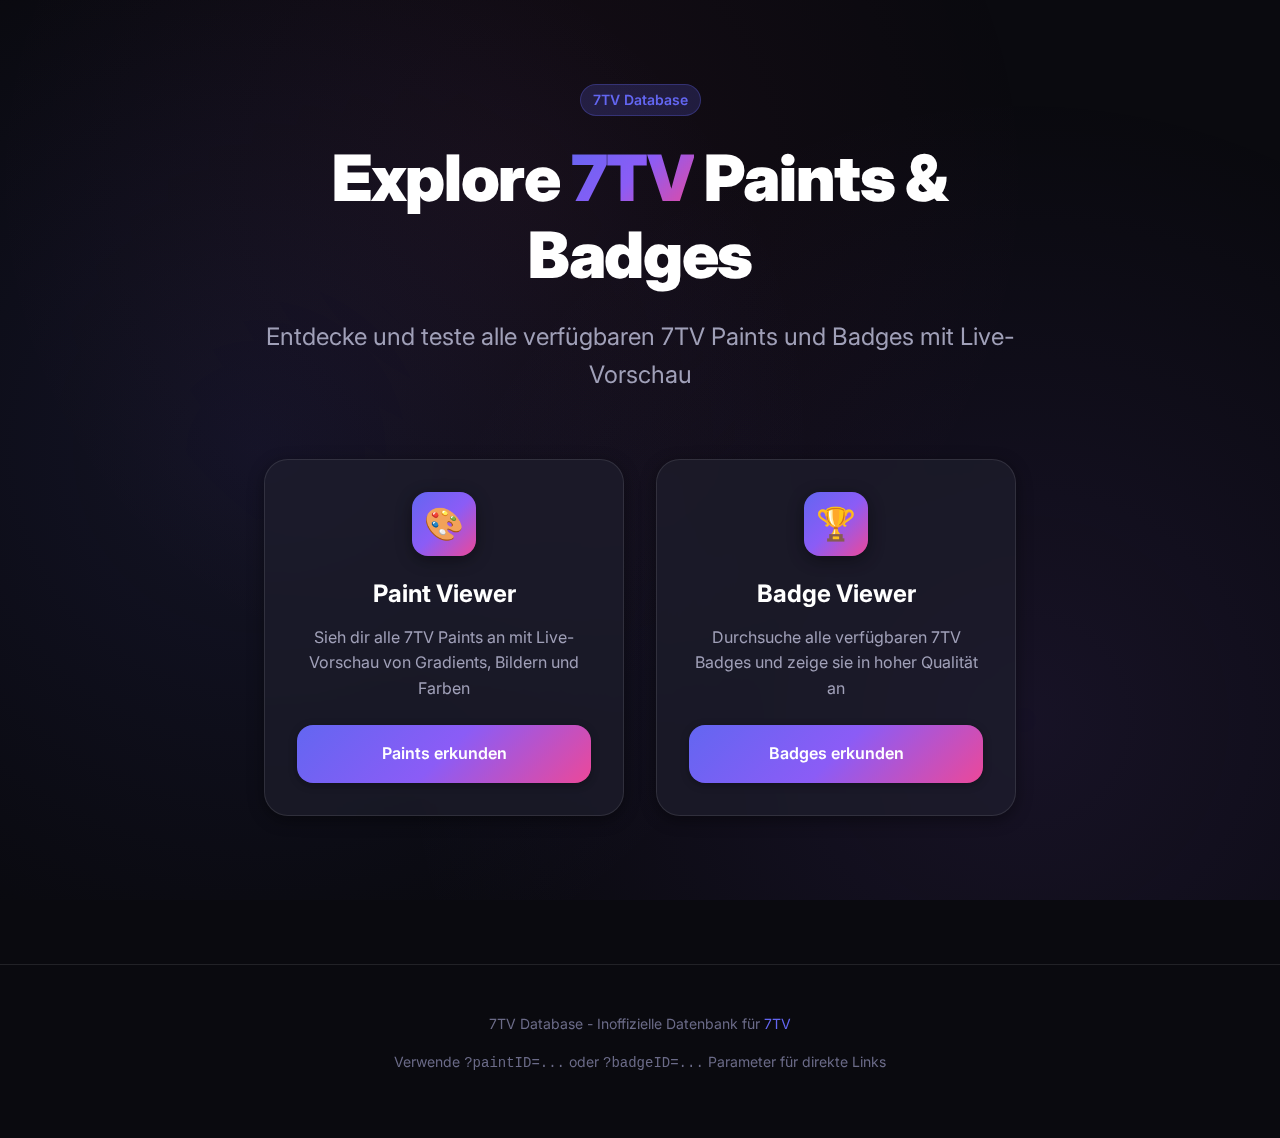
<file: index.html>
<!DOCTYPE html>
<html lang="de">
<head>
    <meta charset="UTF-8">
    <meta name="viewport" content="width=device-width, initial-scale=1.0">
    <meta name="description" content="7TV Database - Explore and preview 7TV paints and badges">
    <title>7TV Database - Explore Paints & Badges</title>
    <link rel="stylesheet" href="styles.css">
    <style>
        /* Landing Page Specific Styles */
        .hero {
            min-height: 100vh;
            display: flex;
            flex-direction: column;
            align-items: center;
            justify-content: center;
            padding: var(--spacing-2xl) var(--spacing-md);
            text-align: center;
            position: relative;
        }

        .hero-content {
            max-width: 800px;
            margin: 0 auto;
        }

        .hero-title {
            margin-bottom: var(--spacing-md);
            animation: fadeIn 0.8s ease-out;
        }

        .hero-subtitle {
            font-size: clamp(1.125rem, 2vw, 1.5rem);
            color: var(--color-text-secondary);
            margin-bottom: var(--spacing-xl);
            animation: fadeIn 0.8s ease-out 0.2s backwards;
        }

        .hero-badge {
            animation: fadeIn 0.8s ease-out 0.1s backwards;
            margin-bottom: var(--spacing-md);
        }

        .cards-grid {
            display: grid;
            grid-template-columns: repeat(auto-fit, minmax(300px, 1fr));
            gap: var(--spacing-lg);
            margin-top: var(--spacing-2xl);
            animation: fadeIn 0.8s ease-out 0.4s backwards;
        }

        .feature-card {
            position: relative;
            overflow: hidden;
        }

        .feature-card::after {
            content: '';
            position: absolute;
            top: 0;
            left: 0;
            width: 100%;
            height: 4px;
            background: var(--gradient-7tv);
            transform: scaleX(0);
            transition: transform var(--transition-base);
        }

        .feature-card:hover::after {
            transform: scaleX(1);
        }

        .feature-icon {
            width: 64px;
            height: 64px;
            margin: 0 auto var(--spacing-md);
            background: var(--gradient-7tv);
            border-radius: var(--radius-md);
            display: flex;
            align-items: center;
            justify-content: center;
            font-size: 2rem;
            box-shadow: var(--shadow-md);
        }

        .feature-title {
            font-size: 1.5rem;
            margin-bottom: var(--spacing-sm);
        }

        .feature-description {
            color: var(--color-text-secondary);
            margin-bottom: var(--spacing-md);
        }

        .footer {
            text-align: center;
            padding: var(--spacing-xl) var(--spacing-md);
            margin-top: var(--spacing-2xl);
            border-top: 1px solid rgba(255, 255, 255, 0.1);
        }

        .footer-text {
            color: var(--color-text-muted);
            font-size: 0.875rem;
        }

        .footer-link {
            color: var(--color-accent-primary);
            text-decoration: none;
            transition: color var(--transition-fast);
        }

        .footer-link:hover {
            color: var(--color-accent-secondary);
        }

        /* Floating Animation */
        @keyframes float {
            0%, 100% { transform: translateY(0px); }
            50% { transform: translateY(-10px); }
        }

        .feature-icon {
            animation: float 3s ease-in-out infinite;
        }

        .feature-card:nth-child(1) .feature-icon {
            animation-delay: 0s;
        }

        .feature-card:nth-child(2) .feature-icon {
            animation-delay: 0.5s;
        }
    </style>
</head>
<body>
    <main class="hero">
        <div class="hero-content">
            <div class="hero-badge">
                <span class="badge">7TV Database</span>
            </div>
            
            <h1 class="hero-title">
                Explore <span class="gradient-text">7TV</span> Paints & Badges
            </h1>
            
            <p class="hero-subtitle">
                Entdecke und teste alle verfügbaren 7TV Paints und Badges mit Live-Vorschau
            </p>

            <div class="container">
                <div class="cards-grid">
                    <!-- Paint Card -->
                    <div class="glass-card feature-card">
                        <div class="feature-icon">🎨</div>
                        <h3 class="feature-title">Paint Viewer</h3>
                        <p class="feature-description">
                            Sieh dir alle 7TV Paints an mit Live-Vorschau von Gradients, Bildern und Farben
                        </p>
                        <a href="paint.html" class="btn btn-primary" style="width: 100%;">
                            Paints erkunden
                        </a>
                    </div>

                    <!-- Badge Card -->
                    <div class="glass-card feature-card">
                        <div class="feature-icon">🏆</div>
                        <h3 class="feature-title">Badge Viewer</h3>
                        <p class="feature-description">
                            Durchsuche alle verfügbaren 7TV Badges und zeige sie in hoher Qualität an
                        </p>
                        <a href="badge.html" class="btn btn-primary" style="width: 100%;">
                            Badges erkunden
                        </a>
                    </div>
                </div>
            </div>
        </div>
    </main>

    <footer class="footer">
        <p class="footer-text">
            7TV Database - Inoffizielle Datenbank für 
            <a href="https://7tv.app" target="_blank" rel="noopener noreferrer" class="footer-link">7TV</a>
        </p>
        <p class="footer-text" style="margin-top: var(--spacing-xs);">
            Verwende <code>?paintID=...</code> oder <code>?badgeID=...</code> Parameter für direkte Links
        </p>
    </footer>
</body>
</html>
</file>
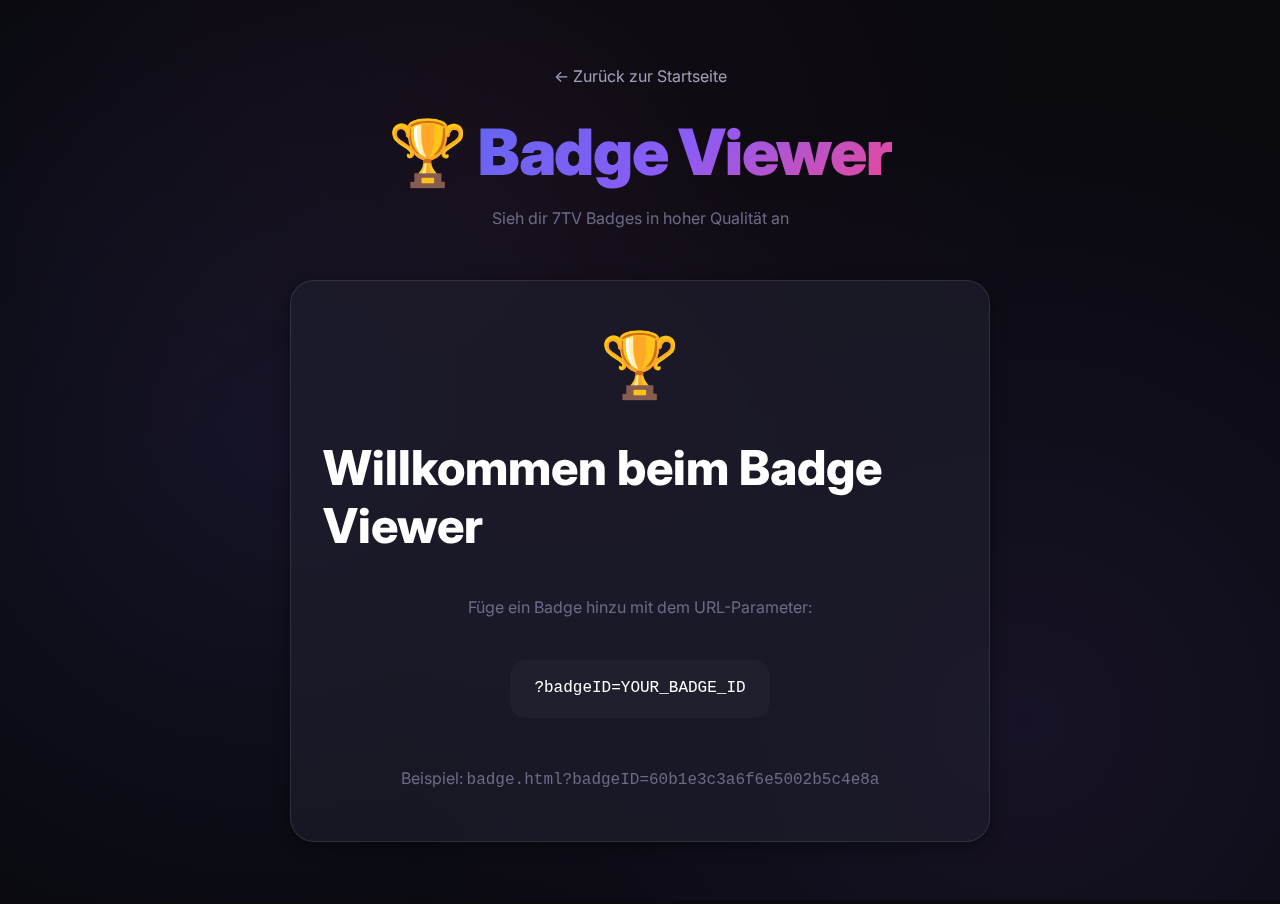
<file: badge.html>
<!DOCTYPE html>
<html lang="de">

<head>
    <meta charset="UTF-8">
    <meta name="viewport" content="width=device-width, initial-scale=1.0">
    <meta name="description" content="7TV Badge Viewer - Preview 7TV badges in high quality">
    <title>7TV Database │ Badge Viewer</title>
    <link rel="stylesheet" href="styles.css">
    <style>
        /* Badge Viewer Specific Styles */
        .viewer-container {
            min-height: 100vh;
            padding: var(--spacing-2xl) var(--spacing-md);
        }

        .header {
            text-align: center;
            margin-bottom: var(--spacing-xl);
        }

        .back-link {
            display: inline-flex;
            align-items: center;
            gap: var(--spacing-xs);
            color: var(--color-text-secondary);
            text-decoration: none;
            margin-bottom: var(--spacing-md);
            transition: color var(--transition-fast);
        }

        .back-link:hover {
            color: var(--color-accent-primary);
        }

        .preview-section {
            max-width: 700px;
            margin: 0 auto;
        }

        .badge-display {
            background: var(--color-surface);
            border-radius: var(--radius-lg);
            padding: var(--spacing-xl);
            margin-bottom: var(--spacing-lg);
            border: 1px solid rgba(255, 255, 255, 0.1);
            text-align: center;
        }

        .badge-name {
            font-size: 2rem;
            font-weight: 800;
            margin-bottom: var(--spacing-lg);
            min-height: 2.5rem;
        }

        .badge-image-container {
            background: var(--color-bg-secondary);
            border-radius: var(--radius-md);
            padding: var(--spacing-2xl);
            display: flex;
            align-items: center;
            justify-content: center;
            min-height: 250px;
            border: 2px solid rgba(255, 255, 255, 0.1);
            position: relative;
            overflow: hidden;
        }

        .badge-image-container::before {
            content: '';
            position: absolute;
            top: 0;
            left: 0;
            right: 0;
            bottom: 0;
            background:
                radial-gradient(circle at 30% 30%, rgba(99, 102, 241, 0.1) 0%, transparent 50%),
                radial-gradient(circle at 70% 70%, rgba(139, 92, 246, 0.1) 0%, transparent 50%);
            pointer-events: none;
        }

        #badge-image {
            max-width: 100%;
            max-height: 200px;
            height: auto;
            display: none;
            position: relative;
            z-index: 1;
            filter: drop-shadow(0 4px 16px rgba(0, 0, 0, 0.3));
            animation: badgeFadeIn 0.6s ease-out;
        }

        @keyframes badgeFadeIn {
            from {
                opacity: 0;
                transform: scale(0.9);
            }

            to {
                opacity: 1;
                transform: scale(1);
            }
        }

        .info-box {
            background: rgba(59, 130, 246, 0.1);
            border: 1px solid rgba(59, 130, 246, 0.3);
            border-radius: var(--radius-md);
            padding: var(--spacing-md);
            margin-top: var(--spacing-lg);
        }

        .info-title {
            color: var(--color-info);
            font-weight: 600;
            margin-bottom: var(--spacing-xs);
        }

        .info-text {
            color: var(--color-text-secondary);
            font-size: 0.875rem;
        }

        .centered-message {
            display: flex;
            flex-direction: column;
            align-items: center;
            justify-content: center;
            gap: var(--spacing-md);
            min-height: 400px;
        }
    </style>
</head>

<body>
    <div class="viewer-container">
        <div class="container">
            <div class="header fade-in">
                <a href="index.html" class="back-link">
                    ← Zurück zur Startseite
                </a>
                <h1>🏆 <span class="gradient-text">Badge Viewer</span></h1>
                <p class="text-muted">Sieh dir 7TV Badges in hoher Qualität an</p>
            </div>

            <div class="preview-section">
                <!-- Help Message -->
                <div id="help" class="glass-card centered-message" style="display: none;">
                    <div style="font-size: 4rem;">🏆</div>
                    <h2>Willkommen beim Badge Viewer</h2>
                    <p class="text-muted">Füge ein Badge hinzu mit dem URL-Parameter:</p>
                    <code
                        style="background: var(--color-surface); padding: var(--spacing-sm) var(--spacing-md); border-radius: var(--spacing-sm);">
                        ?badgeID=YOUR_BADGE_ID
                    </code>
                    <p class="text-muted mt-2">Beispiel: <code>badge.html?badgeID=60b1e3c3a6f6e5002b5c4e8a</code></p>
                </div>

                <!-- Loading State -->
                <div id="loading" class="glass-card centered-message" style="display: none;">
                    <div class="spinner"></div>
                    <p class="text-muted">Badge wird geladen...</p>
                </div>

                <!-- Error State -->
                <div id="error" class="glass-card centered-message" style="display: none;">
                    <div style="font-size: 4rem;">⚠️</div>
                    <h2>Badge nicht gefunden</h2>
                    <p class="text-muted">Das angegebene Badge konnte nicht geladen werden.</p>
                    <a href="badge.html" class="btn btn-secondary mt-2">Zurück</a>
                </div>

                <!-- Badge Display -->
                <div id="badge-display" class="badge-display fade-in" style="display: none;">
                    <div id="badge-name" class="badge-name"></div>

                    <div class="badge-image-container">
                        <img id="badge-image" alt="7TV Badge" />
                    </div>

                    <div class="info-box">
                        <div class="info-title">ℹ️ Info</div>
                        <p class="info-text">
                            Badges werden in 4x Auflösung (AVIF Format) angezeigt für beste Qualität.
                            Die tatsächliche Darstellung kann je nach Plattform variieren.
                        </p>
                    </div>
                </div>
            </div>
        </div>
    </div>

    <script src="badge.js"></script>
</body>

</html>
</file>
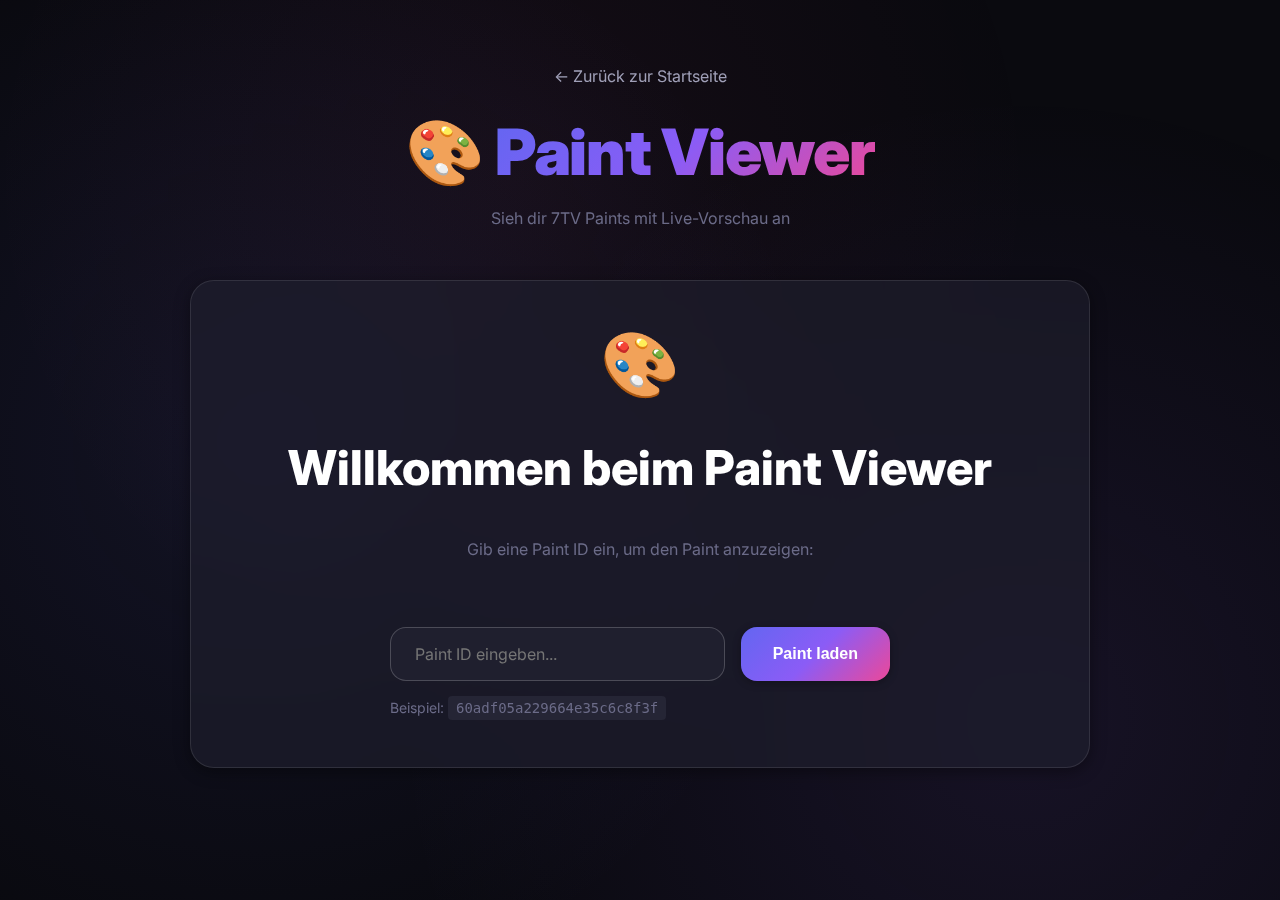
<file: paint.html>
<!DOCTYPE html>
<html lang="de">

<head>
    <meta charset="UTF-8">
    <meta name="viewport" content="width=device-width, initial-scale=1.0">
    <meta name="description" content="7TV Paint Viewer - Preview 7TV paints with live rendering">
    <title>7TV Database │ Paint Viewer</title>
    <link rel="stylesheet" href="styles.css">
    <style>
        /* Paint Viewer Specific Styles */
        .viewer-container {
            min-height: 100vh;
            padding: var(--spacing-2xl) var(--spacing-md);
        }

        .header {
            text-align: center;
            margin-bottom: var(--spacing-xl);
        }

        .back-link {
            display: inline-flex;
            align-items: center;
            gap: var(--spacing-xs);
            color: var(--color-text-secondary);
            text-decoration: none;
            margin-bottom: var(--spacing-md);
            transition: color var(--transition-fast);
        }

        .back-link:hover {
            color: var(--color-accent-primary);
        }

        .preview-section {
            max-width: 900px;
            margin: 0 auto;
        }

        .paint-display {
            background: var(--color-surface);
            border-radius: var(--radius-lg);
            padding: var(--spacing-xl);
            margin-bottom: var(--spacing-lg);
            border: 1px solid rgba(255, 255, 255, 0.1);
        }

        .paint-name {
            font-size: 2rem;
            font-weight: 800;
            text-align: center;
            margin-bottom: var(--spacing-lg);
            min-height: 2.5rem;
        }

        .samples-grid {
            display: grid;
            grid-template-columns: repeat(auto-fit, minmax(250px, 1fr));
            gap: var(--spacing-lg);
            margin-top: var(--spacing-lg);
        }

        .sample-box {
            background: var(--color-bg-secondary);
            border-radius: var(--radius-md);
            padding: var(--spacing-xl);
            min-height: 200px;
            display: flex;
            align-items: center;
            justify-content: center;
            text-align: center;
            font-size: 3rem;
            font-weight: 900;
            border: 2px solid rgba(255, 255, 255, 0.1);
            transition: transform var(--transition-base);
        }

        .sample-box:hover {
            transform: scale(1.02);
        }

        .sample-label {
            display: block;
            text-align: center;
            margin-top: var(--spacing-sm);
            color: var(--color-text-muted);
            font-size: 0.875rem;
            font-weight: 600;
        }

        .info-box {
            background: rgba(59, 130, 246, 0.1);
            border: 1px solid rgba(59, 130, 246, 0.3);
            border-radius: var(--radius-md);
            padding: var(--spacing-md);
            margin-top: var(--spacing-lg);
        }

        .info-title {
            color: var(--color-info);
            font-weight: 600;
            margin-bottom: var(--spacing-xs);
        }

        .info-text {
            color: var(--color-text-secondary);
            font-size: 0.875rem;
        }

        .centered-message {
            display: flex;
            flex-direction: column;
            align-items: center;
            justify-content: center;
            gap: var(--spacing-md);
            min-height: 400px;
        }
    </style>
</head>

<body>
    <div class="viewer-container">
        <div class="container">
            <div class="header fade-in">
                <a href="index.html" class="back-link">
                    ← Zurück zur Startseite
                </a>
                <h1>🎨 <span class="gradient-text">Paint Viewer</span></h1>
                <p class="text-muted">Sieh dir 7TV Paints mit Live-Vorschau an</p>
            </div>

            <div class="preview-section">
                <!-- Help Message -->
                <div id="help" class="glass-card centered-message" style="display: none;">
                    <div style="font-size: 4rem;">🎨</div>
                    <h2>Willkommen beim Paint Viewer</h2>
                    <p class="text-muted">Gib eine Paint ID ein, um den Paint anzuzeigen:</p>

                    <div style="width: 100%; max-width: 500px; margin-top: var(--spacing-md);">
                        <div style="display: flex; gap: var(--spacing-sm);">
                            <input type="text" id="paint-id-input" placeholder="Paint ID eingeben..."
                                style="flex: 1; padding: var(--spacing-sm) var(--spacing-md); border-radius: var(--radius-md); border: 1px solid rgba(255, 255, 255, 0.2); background: var(--color-surface); color: var(--color-text-primary); font-size: 1rem; font-family: 'Inter', sans-serif;" />
                            <button id="load-paint-btn" class="btn btn-primary" style="white-space: nowrap;">
                                Paint laden
                            </button>
                        </div>
                        <p class="text-muted" style="font-size: 0.875rem; margin-top: var(--spacing-sm);">
                            Beispiel: <code
                                style="background: var(--color-surface-elevated); padding: 0.25rem 0.5rem; border-radius: 0.25rem;">60adf05a229664e35c6c8f3f</code>
                        </p>
                    </div>
                </div>

                <!-- Loading State -->
                <div id="loading" class="glass-card centered-message" style="display: none;">
                    <div class="spinner"></div>
                    <p class="text-muted">Paint wird geladen...</p>
                </div>

                <!-- Error State -->
                <div id="error" class="glass-card centered-message" style="display: none;">
                    <div style="font-size: 4rem;">⚠️</div>
                    <h2>Paint nicht gefunden</h2>
                    <p class="text-muted">Das angegebene Paint konnte nicht geladen werden.</p>
                    <a href="paint.html" class="btn btn-secondary mt-2">Zurück</a>
                </div>

                <!-- Paint Display -->
                <div id="paint-display" class="paint-display fade-in" style="display: none;">
                    <div id="paint-name" class="paint-name"></div>

                    <div class="samples-grid">
                        <div>
                            <div id="sample1" class="sample-box">7TV</div>
                            <span class="sample-label">Sample 1</span>
                        </div>
                        <div>
                            <div id="sample2" class="sample-box">Paint</div>
                            <span class="sample-label">Sample 2</span>
                        </div>
                    </div>

                    <div class="info-box">
                        <div class="info-title">ℹ️ Info</div>
                        <p class="info-text">
                            Diese Vorschau zeigt, wie der Paint auf Text angewendet wird.
                            Die tatsächliche Darstellung kann je nach Browser leicht variieren.
                        </p>
                    </div>
                </div>
            </div>
        </div>
    </div>

    <script src="paint.js"></script>
</body>

</html>
</file>
<file: styles.css>
/* 7TV Database - Design System */

/* Import Google Fonts */
@import url('https://fonts.googleapis.com/css2?family=Inter:wght@300;400;500;600;700;800;900&display=swap');

/* CSS Variables - Design Tokens */
:root {
    /* Colors */
    --color-bg-primary: #0a0a0f;
    --color-bg-secondary: #13131a;
    --color-bg-tertiary: #1a1a24;
    --color-surface: #1f1f2e;
    --color-surface-elevated: #252535;
    
    /* Accent Colors */
    --color-accent-primary: #6366f1;
    --color-accent-secondary: #8b5cf6;
    --color-accent-tertiary: #ec4899;
    
    /* Gradients */
    --gradient-primary: linear-gradient(135deg, #667eea 0%, #764ba2 100%);
    --gradient-secondary: linear-gradient(135deg, #f093fb 0%, #f5576c 100%);
    --gradient-accent: linear-gradient(135deg, #4facfe 0%, #00f2fe 100%);
    --gradient-7tv: linear-gradient(135deg, #6366f1 0%, #8b5cf6 50%, #ec4899 100%);
    
    /* Text Colors */
    --color-text-primary: #ffffff;
    --color-text-secondary: #a0a0b8;
    --color-text-muted: #6b6b88;
    
    /* Status Colors */
    --color-success: #10b981;
    --color-error: #ef4444;
    --color-warning: #f59e0b;
    --color-info: #3b82f6;
    
    /* Spacing */
    --spacing-xs: 0.5rem;
    --spacing-sm: 1rem;
    --spacing-md: 1.5rem;
    --spacing-lg: 2rem;
    --spacing-xl: 3rem;
    --spacing-2xl: 4rem;
    
    /* Border Radius */
    --radius-sm: 0.5rem;
    --radius-md: 1rem;
    --radius-lg: 1.5rem;
    --radius-xl: 2rem;
    
    /* Shadows */
    --shadow-sm: 0 2px 8px rgba(0, 0, 0, 0.3);
    --shadow-md: 0 4px 16px rgba(0, 0, 0, 0.4);
    --shadow-lg: 0 8px 32px rgba(0, 0, 0, 0.5);
    --shadow-glow: 0 0 32px rgba(99, 102, 241, 0.3);
    
    /* Transitions */
    --transition-fast: 150ms ease;
    --transition-base: 250ms ease;
    --transition-slow: 350ms ease;
}

/* Reset & Base Styles */
* {
    margin: 0;
    padding: 0;
    box-sizing: border-box;
}

html {
    font-size: 16px;
    scroll-behavior: smooth;
}

body {
    font-family: 'Inter', -apple-system, BlinkMacSystemFont, 'Segoe UI', sans-serif;
    background: var(--color-bg-primary);
    color: var(--color-text-primary);
    line-height: 1.6;
    min-height: 100vh;
    overflow-x: hidden;
}

/* Animated Background */
body::before {
    content: '';
    position: fixed;
    top: 0;
    left: 0;
    width: 100%;
    height: 100%;
    background: 
        radial-gradient(circle at 20% 50%, rgba(99, 102, 241, 0.1) 0%, transparent 50%),
        radial-gradient(circle at 80% 80%, rgba(139, 92, 246, 0.1) 0%, transparent 50%),
        radial-gradient(circle at 40% 20%, rgba(236, 72, 153, 0.05) 0%, transparent 50%);
    pointer-events: none;
    z-index: -1;
    animation: backgroundPulse 15s ease-in-out infinite;
}

@keyframes backgroundPulse {
    0%, 100% { opacity: 1; }
    50% { opacity: 0.8; }
}

/* Typography */
h1, h2, h3, h4, h5, h6 {
    font-weight: 700;
    line-height: 1.2;
    margin-bottom: var(--spacing-sm);
}

h1 {
    font-size: clamp(2.5rem, 5vw, 4rem);
    font-weight: 900;
    letter-spacing: -0.02em;
}

h2 {
    font-size: clamp(2rem, 4vw, 3rem);
    font-weight: 800;
}

h3 {
    font-size: clamp(1.5rem, 3vw, 2rem);
}

p {
    margin-bottom: var(--spacing-sm);
    color: var(--color-text-secondary);
}

/* Container */
.container {
    max-width: 1200px;
    margin: 0 auto;
    padding: 0 var(--spacing-md);
}

/* Glass Card Effect */
.glass-card {
    background: rgba(31, 31, 46, 0.6);
    backdrop-filter: blur(20px);
    border: 1px solid rgba(255, 255, 255, 0.1);
    border-radius: var(--radius-lg);
    padding: var(--spacing-lg);
    box-shadow: var(--shadow-md);
    transition: all var(--transition-base);
}

.glass-card:hover {
    transform: translateY(-4px);
    box-shadow: var(--shadow-lg), var(--shadow-glow);
    border-color: rgba(99, 102, 241, 0.3);
}

/* Buttons */
.btn {
    display: inline-flex;
    align-items: center;
    justify-content: center;
    gap: var(--spacing-xs);
    padding: var(--spacing-sm) var(--spacing-lg);
    font-size: 1rem;
    font-weight: 600;
    text-decoration: none;
    border: none;
    border-radius: var(--radius-md);
    cursor: pointer;
    transition: all var(--transition-base);
    position: relative;
    overflow: hidden;
}

.btn::before {
    content: '';
    position: absolute;
    top: 50%;
    left: 50%;
    width: 0;
    height: 0;
    border-radius: 50%;
    background: rgba(255, 255, 255, 0.2);
    transform: translate(-50%, -50%);
    transition: width 0.6s, height 0.6s;
}

.btn:hover::before {
    width: 300px;
    height: 300px;
}

.btn-primary {
    background: var(--gradient-7tv);
    color: white;
    box-shadow: var(--shadow-sm);
}

.btn-primary:hover {
    transform: translateY(-2px);
    box-shadow: var(--shadow-md), 0 0 20px rgba(99, 102, 241, 0.4);
}

.btn-secondary {
    background: var(--color-surface-elevated);
    color: var(--color-text-primary);
    border: 1px solid rgba(255, 255, 255, 0.1);
}

.btn-secondary:hover {
    background: var(--color-surface);
    border-color: rgba(99, 102, 241, 0.5);
}

/* Badge */
.badge {
    display: inline-block;
    padding: 0.25rem 0.75rem;
    font-size: 0.875rem;
    font-weight: 600;
    border-radius: 9999px;
    background: rgba(99, 102, 241, 0.2);
    color: var(--color-accent-primary);
    border: 1px solid rgba(99, 102, 241, 0.3);
}

/* Loading Spinner */
.spinner {
    width: 48px;
    height: 48px;
    border: 4px solid rgba(99, 102, 241, 0.2);
    border-top-color: var(--color-accent-primary);
    border-radius: 50%;
    animation: spin 1s linear infinite;
}

@keyframes spin {
    to { transform: rotate(360deg); }
}

/* Status Messages */
.status-message {
    padding: var(--spacing-md);
    border-radius: var(--radius-md);
    margin: var(--spacing-md) 0;
    display: flex;
    align-items: center;
    gap: var(--spacing-sm);
    font-weight: 500;
}

.status-loading {
    background: rgba(59, 130, 246, 0.1);
    border: 1px solid rgba(59, 130, 246, 0.3);
    color: var(--color-info);
}

.status-error {
    background: rgba(239, 68, 68, 0.1);
    border: 1px solid rgba(239, 68, 68, 0.3);
    color: var(--color-error);
}

.status-help {
    background: rgba(245, 158, 11, 0.1);
    border: 1px solid rgba(245, 158, 11, 0.3);
    color: var(--color-warning);
}

/* Gradient Text */
.gradient-text {
    background: var(--gradient-7tv);
    -webkit-background-clip: text;
    -webkit-text-fill-color: transparent;
    background-clip: text;
}

/* Utility Classes */
.text-center { text-align: center; }
.text-muted { color: var(--color-text-muted); }
.mt-1 { margin-top: var(--spacing-sm); }
.mt-2 { margin-top: var(--spacing-md); }
.mt-3 { margin-top: var(--spacing-lg); }
.mb-1 { margin-bottom: var(--spacing-sm); }
.mb-2 { margin-bottom: var(--spacing-md); }
.mb-3 { margin-bottom: var(--spacing-lg); }

/* Responsive */
@media (max-width: 768px) {
    :root {
        --spacing-xl: 2rem;
        --spacing-2xl: 3rem;
    }
    
    .glass-card {
        padding: var(--spacing-md);
    }
}

/* Animations */
@keyframes fadeIn {
    from {
        opacity: 0;
        transform: translateY(20px);
    }
    to {
        opacity: 1;
        transform: translateY(0);
    }
}

.fade-in {
    animation: fadeIn 0.6s ease-out;
}

@keyframes slideIn {
    from {
        opacity: 0;
        transform: translateX(-20px);
    }
    to {
        opacity: 1;
        transform: translateX(0);
    }
}

.slide-in {
    animation: slideIn 0.6s ease-out;
}
</file>
